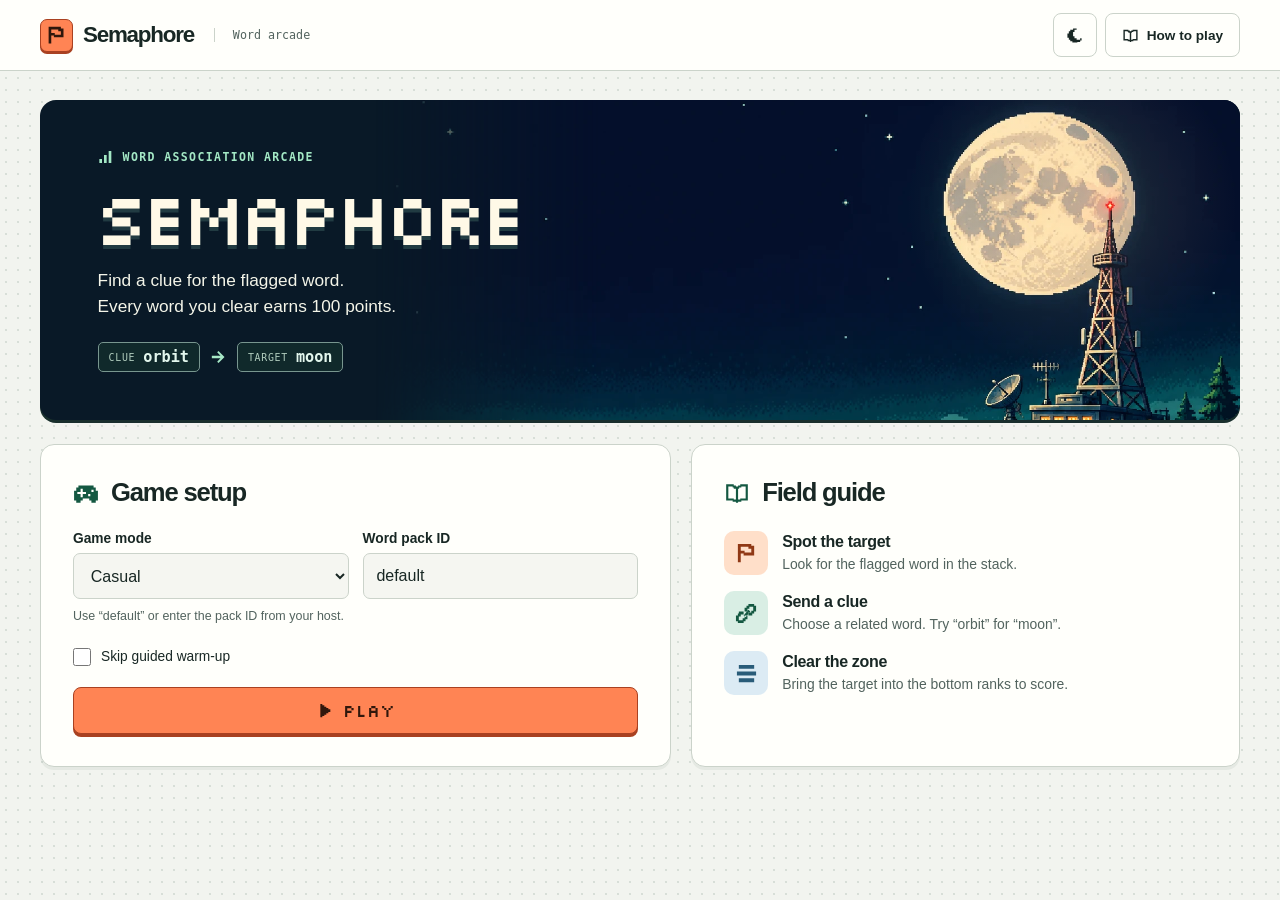
<file: web/index.html>
<!doctype html>
<html lang="en" data-type="software" data-motion>
<head>
  <meta charset="utf-8">
  <meta name="viewport" content="width=device-width, initial-scale=1">
  <meta name="color-scheme" content="light dark">
  <meta name="page-type" content="software">
  <meta name="site-kind" content="gaming">
  <meta name="theme-color" content="#102527">
  <meta name="description" content="Play Semaphore, a word-association arcade game. Send a clue and bring the flagged word into the clear zone.">
  <meta property="og:title" content="Semaphore · Word arcade">
  <meta property="og:description" content="Play Semaphore, a word-association arcade game. Send a clue and bring the flagged word into the clear zone.">
  <meta property="og:image" content="./signal-ridge.webp">
  <title>Semaphore · Word arcade</title>
  <link rel="icon" href="./favicon.svg">
  <link rel="preload" href="./silkscreen.woff2" as="font" type="font/woff2" crossorigin>
  <link rel="stylesheet" href="./styles.css">
  <link rel="stylesheet" href="./assets/motion/motion.css">
  <script src="./entrance.js"></script>
</head>
<body>
<a class="skip-link" href="#main">Skip to game</a>
<header class="masthead nav"><div class="mast-inner wrap">
  <a href="./" class="brand" aria-label="Semaphore home"><span class="brand-mark"><svg class="icon" aria-hidden="true" focusable="false"><use href="./arcade-icons.svg#flag"></use></svg></span>Semaphore</a>
  <span class="edition">Word arcade</span>
  <div class="nav-actions">
    <button id="theme-toggle" class="quiet theme-toggle" aria-label="Switch to dark theme"><svg class="icon moon" aria-hidden="true" focusable="false"><use href="./arcade-icons.svg#moon"></use></svg><svg class="icon sun" aria-hidden="true" focusable="false"><use href="./arcade-icons.svg#sun"></use></svg></button>
    <button id="help-open" class="quiet"><svg class="icon" aria-hidden="true" focusable="false"><use href="./arcade-icons.svg#book"></use></svg>How to play</button>
  </div>
</div></header>
<main id="main" tabindex="-1">
<section id="welcome" class="welcome">
  <div class="wrap lobby">
  <div class="key-art hero" data-enter>
    <div class="station-light" aria-hidden="true" data-moment="cursor-spotlight" data-moment-opts='{"rest":[0.86,0.33],"radius":230,"grid":false}'></div>
    <img class="landscape" src="./signal-ridge.webp" srcset="./signal-ridge-small.webp 720w, ./signal-ridge.webp 1536w" sizes="(max-width: 660px) 100vw, (max-width: 1264px) 72vw, 864px" alt="" width="1536" height="1024" fetchpriority="high">
    <div class="hero-copy">
      <h1><span class="signal-label"><svg class="icon" aria-hidden="true" focusable="false"><use href="./arcade-icons.svg#signal"></use></svg> Word association arcade</span><span class="game-name">Semaphore</span></h1>
      <p class="intro">Find a clue for the flagged word.<br>Every word you clear earns 100 points.</p>
      <div class="example" aria-label="Example clue orbit connects to target moon">
        <span class="example-word"><small>Clue</small>orbit</span><svg class="icon" aria-hidden="true" focusable="false"><use href="./arcade-icons.svg#arrow"></use></svg>
        <span class="example-word"><small>Target</small>moon</span>
      </div>
    </div>
  </div>
  <div class="lobby-panels">
    <form id="start-form" class="panel setup">
      <h2 class="panel-heading"><span class="heading-icon"><svg class="icon" aria-hidden="true" focusable="false"><use href="./arcade-icons.svg#pad"></use></svg></span>Game setup</h2>
      <div class="settings-fields" id="http-options">
        <div><label for="mode">Game mode</label><select id="mode"><option value="casual">Casual</option><option value="event">Event</option></select></div>
        <div><label for="artifact">Word pack ID</label><input id="artifact" value="default" autocomplete="off" maxlength="128" aria-describedby="pack-hint"></div>
      </div>
      <p class="hint" id="pack-hint">Use “default” or enter the pack ID from your host.</p>
      <label class="skip-option"><input type="checkbox" id="skip-tutorial"><span>Skip guided warm-up</span></label>
      <button class="btn btn--xl primary launch" id="play"><svg class="icon" aria-hidden="true" focusable="false"><use href="./arcade-icons.svg#play"></use></svg>Play</button>
      <p id="start-error" role="alert"></p>
    </form>
    <section class="panel guide" aria-labelledby="guide-title">
      <h2 class="panel-heading" id="guide-title"><span class="heading-icon"><svg class="icon" aria-hidden="true" focusable="false"><use href="./arcade-icons.svg#book"></use></svg></span>Field guide</h2>
      <ol class="guide-rows">
        <li><span class="tile orange"><svg class="icon" aria-hidden="true" focusable="false"><use href="./arcade-icons.svg#flag"></use></svg></span><div><h3>Spot the target</h3><p>Look for the flagged word in the stack.</p></div></li>
        <li><span class="tile mint"><svg class="icon" aria-hidden="true" focusable="false"><use href="./arcade-icons.svg#link"></use></svg></span><div><h3>Send a clue</h3><p>Choose a related word. Try “orbit” for “moon”.</p></div></li>
        <li><span class="tile sky"><svg class="icon" aria-hidden="true" focusable="false"><use href="./arcade-icons.svg#stack"></use></svg></span><div><h3>Clear the zone</h3><p>Bring the target into the bottom ranks to score.</p></div></li>
      </ol>
    </section>
  </div>
  </div>
</section>
<section id="game" hidden>
  <div class="game-top"><div><p id="source" class="hint"></p><h1 id="pack-name">Word stack</h1></div><button id="leave" class="quiet">Leave game</button></div>
  <div class="arena"><div class="stats"><span class="stat"><span class="stat-name"><svg class="icon" aria-hidden="true" focusable="false"><use href="./arcade-icons.svg#star"></use></svg>Score</span><strong id="score">0</strong></span><span class="stat"><span class="stat-name"><svg class="icon" aria-hidden="true" focusable="false"><use href="./arcade-icons.svg#signal"></use></svg>Level</span><strong id="level">1</strong></span><span id="streak-stat" class="stat"><span class="stat-name"><svg class="icon" aria-hidden="true" focusable="false"><use href="./arcade-icons.svg#bolt"></use></svg>Streak</span><strong id="streak">0 / 5</strong></span><span class="pace-tip" id="pace-note"></span></div>
    <section class="stack-panel" aria-label="Word stack"><div class="stack-meta"><span id="occupancy"></span><span id="next-spawn"></span></div><div class="ceiling"><span>Ceiling</span><span id="capacity-warning"></span></div><div class="stack"><div class="headroom"><div id="warmup-map" hidden>
      <p class="training-label">Warm-up <span id="warmup-step"></span></p>
      <ol class="checkpoints" aria-label="Warm-up targets">
        <li><span class="checkpoint"><svg class="icon" aria-hidden="true" focusable="false"><use href="./arcade-icons.svg#moon"></use></svg></span>moon</li>
        <li><span class="checkpoint"><svg class="icon" aria-hidden="true" focusable="false"><use href="./arcade-icons.svg#wave"></use></svg></span>wave</li>
        <li><span class="checkpoint"><svg class="icon" aria-hidden="true" focusable="false"><use href="./arcade-icons.svg#tree"></use></svg></span>tree</li>
      </ol>
    </div></div><ol id="words" aria-label="Words, top to bottom"></ol></div><p id="zone-note" class="hint"></p></section>
    <section class="console"><div id="active-controls"><div class="target-cue"><p class="target-label"><svg class="icon" aria-hidden="true" focusable="false"><use href="./arcade-icons.svg#flag"></use></svg> Connect to</p><h2 id="target" aria-live="polite"></h2></div><p id="instruction" role="status" hidden></p><button type="button" id="begin-game" class="primary" hidden>Start game</button><p id="begin-error" role="alert"></p><p id="connection" role="status"></p><button id="reconnect" class="quiet" hidden>Reconnect</button><form id="clue-form"><label for="clue" class="sr-only">Your clue</label><div class="input-dock"><input id="clue" autocomplete="off" spellcheck="false" aria-describedby="clue-count result" placeholder="Find an association…"><button class="primary" id="send">Send clue <span aria-hidden="true">↵</span></button></div><div id="clue-count" class="hint">120 characters available</div></form><p id="result" role="status" aria-live="polite"></p></div>
    <div id="ending" role="alert" hidden><h2 id="end-title" tabindex="-1"></h2><p id="end-detail"></p><button id="again" class="primary">Play again</button></div>
    <details class="identities"><summary>Game details</summary><dl id="details"></dl></details></section>
  </div>
</section>
</main>
<dialog id="help" aria-labelledby="help-title"><h2 id="help-title">Follow the flag</h2><p>Send a clue associated with the target. The server ranks all words by their association with your clue, placing the closest at the bottom.</p><ol class="help-steps"><li><strong>Find an association.</strong><span>Use a clue like “orbit” for the target “moon”. Avoid the target itself or its word forms.</span></li><li><strong>Bring the flag into range.</strong><span>The closest words move to the bottom. In casual arcade, land the target in positions 1–3 to clear it for 100 points.</span></li><li><strong>Keep room in the stack.</strong><span>New words arrive as you play. A full, 20-word stack ends the game.</span></li></ol>
<details class="help-extra"><summary>Streaks, pace, and other modes</summary><p>Five consecutive successful clues sweep the clear zone. Surviving words move down, and each new target also clears while it is in range and the same clue is legal. Each removed word earns 100 points.</p><p>A miss, invalid clue, or service failure resets the streak. Casual arrivals speed up every 500 points, from five seconds down to two.</p><p>Event games keep target-only clears. Events use their own fixed schedules.</p></details><p class="hint">In live games, the clock keeps running while a clue is ranked or the connection recovers. The guided warm-up is untimed.</p><form method="dialog"><button class="primary">Back to play</button></form></dialog>
<script type="module" src="./app.mjs"></script>
<script type="module" src="./assets/motion/motion.js"></script>
<script type="module" src="./assets/moments/moments.js"></script>
</body></html>
</file>
<file: web/styles.css>
@font-face {
  font-family: Silkscreen;
  src: url("./silkscreen.woff2") format("woff2");
  font-weight: 400;
  font-display: swap;
}

:root {
  color-scheme: light;
  --paper: #f2f4ef;
  --surface: #fffffb;
  --inset: #f5f6f1;
  --ink: #182724;
  --muted: #52635e;
  --line: #cbd3ca;
  --dot: #a4b3a955;
  --accent: #ff8454;
  --accent-ink: #30170c;
  --accent-edge: #a94121;
  --signal: #a73d1b;
  --zone: #d9eee4;
  --zone-ink: #145841;
  --sky: #dcebf4;
  --sky-ink: #295c79;
  --alert: #982e2b;
  --focus: #11745e;
  --shadow: #263d3110;
  --pixel: Silkscreen, "Courier New", monospace;
  --mono: "Cascadia Mono", Consolas, monospace;
  --wrap: 1200px;
  font-family: "Segoe UI", Arial, sans-serif;
  color: var(--ink);
  background: var(--paper);
}
:root[data-theme=dark] {
  color-scheme: dark;
  --paper: #111b1c;
  --surface: #1b2829;
  --inset: #162223;
  --ink: #f0f3e9;
  --muted: #b0c1ba;
  --line: #394b48;
  --dot: #82a09933;
  --signal: #ffa079;
  --zone: #173d31;
  --zone-ink: #a0e2bf;
  --sky: #223c4c;
  --sky-ink: #abd7ed;
  --focus: #95e7c9;
  --alert: #ffa797;
  --shadow: #0002;
}
* { box-sizing: border-box; }
[hidden] { display: none !important; }
body { margin: 0; min-height: 100svh; background: radial-gradient(var(--dot) .8px, transparent .9px) 0 0 / 12px 12px; }
h1,h2,h3,p,ol,dl,dd { margin: 0; }
ol { list-style: none; padding: 0; }
button,input,select { font: inherit; }
button,a,input,select,summary { touch-action: manipulation; }
button, summary, select, input[type=checkbox] { cursor: pointer; }
button {
  min-height: 44px; border: 1px solid var(--line); border-radius: 8px;
  background: var(--surface); color: var(--ink); padding: .62rem 1rem; font-weight: 650;
  transition: transform 140ms ease, background-color 140ms ease, border-color 140ms ease, box-shadow 140ms ease;
}
@media (hover: hover) {
  button:enabled:hover { background: var(--inset); transform: translateY(-2px); border-color: var(--muted); }
  button.primary:enabled:hover { background: #ff9369; border-color: var(--accent-edge); }
}
button:enabled:active { transform: translateY(1px); }
button:disabled { cursor: default; opacity: .56; }
button:focus-visible,a:focus-visible,input:focus-visible,select:focus-visible,summary:focus-visible {
  outline: 3px solid var(--focus); outline-offset: 3px;
}
.primary { background: var(--accent); color: var(--accent-ink); border-color: var(--accent-edge); box-shadow: 0 3px 0 var(--accent-edge); }
.primary:enabled:active { box-shadow: 0 1px 0 var(--accent-edge); }
.sr-only { position: absolute; width: 1px; height: 1px; margin: -1px; overflow: hidden; clip-path: inset(50%); }
.skip-link { position: fixed; z-index: 20; inset: 5px auto auto 8px; transform: translateY(-150%); padding: 12px 16px; background: var(--surface); color: var(--ink); }
.skip-link:focus { transform: none; }
.skip-link:not(:focus) { clip-path: inset(50%); }
main:focus-visible { outline: 2px solid var(--focus); outline-offset: 4px; }
.icon { width: 1em; height: 1em; flex: none; vertical-align: middle; }
.masthead { background: var(--surface); border-bottom: 1px solid var(--line); }
.mast-inner,main,footer { width: min(var(--wrap), calc(100% - 64px)); margin-inline: auto; }
.mast-inner { display: flex; gap: 20px; align-items: center; min-height: 70px; }
.brand { display: inline-flex; align-items: center; gap: 10px; min-height: 44px; color: var(--ink); text-decoration: none; font-size: 1.4rem; letter-spacing: -.055em; font-weight: 750; }
.brand-mark { width: 33px; height: 33px; display: grid; place-items: center; background: var(--accent); color: var(--accent-ink); border: 1px solid var(--accent-edge); border-radius: 7px; box-shadow: 0 2px 0 var(--accent-edge); }
.brand-mark .icon { font-size: 21px; }
.edition { border-left: 1px solid var(--line); padding-left: 18px; font: .73rem var(--mono); color: var(--muted); }
.nav-actions { margin-left: auto; display: flex; align-items: center; gap: 8px; }
.quiet { display: inline-flex; gap: 8px; align-items: center; justify-content: center; font-size: .85rem; }
.nav-actions .icon { font-size: 17px; }
.theme-toggle { width: 44px; padding: 0; }
.theme-toggle .sun,[data-theme=dark] .theme-toggle .moon { display: none; }
[data-theme=dark] .theme-toggle .sun { display: inline; }
main { padding-block: clamp(20px, 2.3vw, 32px); }
body:has(.welcome:not([hidden])) main { padding-block: 0; }
.welcome { min-height: calc(100svh - 71px); padding-block: clamp(20px, 2.3vw, 32px); }
.lobby { margin-inline: auto; }
.key-art {
  position: relative; isolation: isolate; display: flex; align-items: center; overflow: hidden;
  min-height: clamp(300px, 25vw, 368px); border-radius: 16px; background: #091927; color: #fff9e7;
  box-shadow: 0 3px 0 #192f2c;
}
.landscape { position: absolute; z-index: -2; inset: 0; width: 100%; height: 100%; object-fit: cover; object-position: center; }
.welcome .landscape {
  left: auto; width: 72%; object-position: right 12%;
  mask-image: linear-gradient(90deg, transparent, black 26%);
}
.hero-copy { width: 67%; padding: 32px clamp(24px, 4.5vw, 60px); }
.hero .station-light { position: absolute; inset: 0; z-index: -1; --mo-light: #ffc68024; }
.signal-label { display: flex; align-items: center; gap: 9px; color: #a3e8c5; font: 600 .72rem var(--mono); text-transform: uppercase; letter-spacing: .12em; }
.signal-label .icon { width: 16px; height: 16px; }
.key-art h1 { margin: 12px 0 14px -.055em; font: 400 clamp(3.2rem, 5.7vw, 5.6rem)/1.04 var(--pixel); letter-spacing: -.09em; text-shadow: 0 4px 0 #213b42; }
.intro { line-height: 1.5; font-weight: 500; font-size: clamp(1rem, 1.35vw, 1.18rem); color: #f4f5e9; }
.welcome .key-art h1 { margin: 0 0 14px; text-shadow: none; }
.game-name { display: block; margin: 14px 0 0 -.05em; text-shadow: 0 4px 0 #213b42; }
.example { display: flex; align-items: center; gap: 10px; margin-top: 22px; color: #a7e8c7; }
.example > .icon { width: 17px; }
.example-word { display: inline-flex; align-items: center; gap: 8px; padding: 5px 10px; border: 1px solid #78968f; border-radius: 5px; background: #10292b; font: 600 .95rem var(--mono); color: #e3f7ed; }
.example-word small { font: 500 .62rem var(--mono); letter-spacing: .07em; text-transform: uppercase; color: #b0ccbd; }
.lobby-panels { display: grid; grid-template-columns: 1.15fr 1fr; align-items: stretch; gap: 20px; margin-top: 24px; }
.panel { padding: clamp(20px, 2.5vw, 32px); border: 1px solid var(--line); border-radius: 14px; background: var(--surface); box-shadow: 0 3px 0 var(--shadow); min-width: 0; }
.panel-heading { display: flex; align-items: center; gap: 12px; font-size: clamp(1.4rem, 2vw, 1.7rem); line-height: 1.25; letter-spacing: -.045em; font-weight: 700; margin: 0 0 22px; }
.heading-icon { display: inline-flex; color: var(--zone-ink); }
.heading-icon .icon { width: 26px; height: 26px; }
.settings-fields { display: grid; grid-template-columns: 1fr 1fr; gap: 14px; }
.settings-fields > * { min-width: 0; }
label { display: block; font-size: .86rem; font-weight: 650; margin-bottom: 7px; }
input,select { width: 100%; min-width: 0; min-height: 46px; border: 1px solid var(--line); border-radius: 7px; color: var(--ink); background: var(--inset); padding: .6rem .8rem; }
input::placeholder { color: var(--muted); opacity: 1; }
.hint { font: .78rem/1.55 "Segoe UI", sans-serif; color: var(--muted); }
#pack-hint { margin: 8px 0 0; }
.skip-option,.consent { display: flex; align-items: center; gap: 10px; min-height: 44px; cursor: pointer; }
.skip-option { margin: 8px 0; font-weight: 500; }
input[type=checkbox] { accent-color: var(--zone-ink); width: 18px; height: 18px; min-height: 0; flex: none; margin: 0; }
.launch { width: 100%; display: flex; justify-content: center; align-items: center; gap: 10px; font: 1.08rem var(--pixel); min-height: 47px; }
.launch .icon { width: 16px; }
.guide-rows { display: grid; gap: 16px; }
.guide-rows li { display: flex; align-items: center; gap: 14px; }
.tile { display: grid; place-items: center; width: 44px; height: 44px; border-radius: 10px; flex: none; }
.tile .icon { width: 23px; height: 23px; }
.orange { background: #ffdfc9; color: #903815; }
.mint { background: var(--zone); color: var(--zone-ink); }
.sky { background: var(--sky); color: var(--sky-ink); }
.guide-rows h3 { font-size: 1rem; font-weight: 680; margin-bottom: 3px; letter-spacing: -.02em; }
.guide-rows p { color: var(--muted); font-size: .87rem; line-height: 1.45; }
footer { border-top: 1px solid var(--line); padding: 18px 0 24px; display: flex; align-items: center; justify-content: space-between; gap: 12px; color: var(--muted); font: .72rem var(--mono); }
footer span:first-child { display: flex; align-items: center; gap: 7px; font-weight: 650; }
footer .icon { width: 16px; height: 16px; }
.room-art[data-enter] .hero-copy { animation: settle-in 480ms ease-out both; }
@keyframes settle-in { from { opacity: .35; transform: translateY(8px); } to { opacity: 1; transform: none; } }

/* Keep the dock beneath the chute so players can watch rankings while typing. */
.playing .mast-inner { min-height: 54px; }
.playing main { max-width: 1030px; padding-block: 12px 30px; }
.playing footer { display: none; }
.game-top,.stack-meta,.ceiling { display: flex; align-items: center; justify-content: space-between; gap: 12px; }
.game-top { margin-bottom: 12px; }
.game-top h1 { font-size: 1.6rem; letter-spacing: -.05em; }
#source { color: var(--zone-ink); font: .74rem/1.5 var(--mono); }
.arena { display: grid; grid-template-columns: clamp(136px, 15vw, 178px) minmax(0, 1fr); gap: 0 20px; align-items: start; }
.stats { display: grid; gap: 10px; padding-top: 25px; }
.stat { min-width: 0; display: grid; gap: 6px; padding: 14px 16px; background: var(--surface); border: 1px solid var(--line); border-radius: 10px; }
.stat-name,.target-label { display: inline-flex; align-items: center; gap: 8px; color: var(--muted); font: 600 .72rem/1.3 var(--mono); text-transform: uppercase; letter-spacing: .06em; }
.stat-name .icon { color: var(--signal); }
.stat strong { font: 400 clamp(1.3rem, 2vw, 2.2rem)/1.2 var(--pixel); letter-spacing: -.08em; overflow-wrap: anywhere; }
.pace-tip { color: var(--muted); font: .76rem/1.5 var(--mono); padding: 3px 5px; }
.stack-panel,.console { grid-column: 2; min-width: 0; }
.stack-meta { color: var(--muted); font: .74rem/1.4 var(--mono); margin-bottom: 7px; }
.ceiling { position: relative; overflow: hidden; padding: 6px 12px 10px; background: #223735; color: #f1f6e9; border-radius: 9px 9px 0 0; font: .68rem/1.35 var(--mono); }
.ceiling::after { content: ''; position: absolute; bottom: 0; inset-inline: 0; height: 3px; background: repeating-linear-gradient(120deg,#efa465 0 7px,transparent 7px 14px); }
.ceiling.near-limit { background: #823d26; }
.stack { --slot: clamp(23px, calc((100svh - 400px) / var(--capacity,20)), 52px); position: relative; display: flex; flex-direction: column; justify-content: end; overflow: hidden; min-height: calc(var(--capacity,20) * var(--slot)); background: var(--surface); border: 1px solid var(--line); border-top: 0; border-radius: 0 0 10px 10px; }
.headroom { flex: 1; background: repeating-linear-gradient(to top,transparent 0 calc(var(--slot) - 1px),var(--line) calc(var(--slot) - 1px) var(--slot)),radial-gradient(var(--dot) .8px,transparent 1px) 0 0 / 12px 12px,var(--inset); }
.training { max-width: 780px; margin-inline: auto; }
.training .stats { display: none; }
.training .arena { display: block; }
.training .stack { min-height: clamp(210px, 29svh, 320px); }
.training .headroom {
  display: grid; place-items: center; padding: 22px;
  background: linear-gradient(90deg, #081c29e8, #081c29b3), url("./signal-ridge.webp") center 60% / cover;
}
.training-label { text-align: center; color: #dcf3e2; font: .94rem var(--pixel); }
.training-label span { display: block; margin-top: 5px; color: #b6cec2; font: .74rem var(--mono); }
.checkpoints { display: flex; justify-content: center; margin-top: 18px; }
.checkpoints li { position: relative; display: grid; justify-items: center; gap: 7px; width: clamp(65px, 10vw, 108px); font: .85rem var(--mono); color: #bdccc9; }
.checkpoints li + li::before { position: absolute; content: ''; right: calc(50% + 23px); width: calc(100% - 46px); top: 22px; border-top: 2px dashed #70948d; }
.checkpoint { width: 44px; height: 44px; display: grid; place-items: center; background: #173232; border: 1px solid #63817a; border-radius: 9px; color: #a1bbb2; transition: background-color 200ms ease, color 200ms ease; }
.checkpoint .icon { width: 24px; height: 24px; }
.checkpoints [aria-current] .checkpoint { color: #321c10; background: #ffac7a; border-color: #ffe1c7; box-shadow: 0 0 0 3px #ffac7a33; }
.checkpoints .cleared .checkpoint { color: #ade9bf; border-color: #8dcba8; }
.checkpoints .cleared .checkpoint::after { content: '✓'; position: absolute; margin: 32px 0 0 34px; color: #0c3222; background: #b3f0c9; border-radius: 50%; padding-inline: 3px; font: bold .7rem/15px sans-serif; }
@media (min-width: 1600px) {
  .stack { --slot: clamp(35px, calc((100svh - 360px) / var(--capacity,20)), 52px); }
}
.word { display: flex; align-items: center; gap: .8rem; position: relative; background: var(--surface); border-top: 1px solid var(--line); min-height: var(--slot); padding: 1px 14px; font-size: clamp(1rem,1.25vw,1.65rem); line-height: 1.2; overflow-wrap: anywhere; }
.word .label { flex: 1; min-width: 0; }
.word.zone { background: var(--zone); color: var(--zone-ink); }
.word.zone-start { border-top: 2px solid var(--zone-ink); }
.word.target { box-shadow: inset 4px 0 var(--signal); font-weight: 700; }
.rank-number { font: .69rem var(--mono); min-width: 20px; color: var(--muted); }
.flag { background: var(--accent); color: var(--accent-ink); font: 600 .67rem/1.4 var(--mono); padding: 1px 7px; border-radius: 4px; }
#zone-note { margin: 5px 0 10px; color: var(--zone-ink); font: .72rem/1.45 var(--mono); }
.console { padding: 16px 20px; background: var(--surface); border: 1px solid var(--line); border-radius: 12px; }
.target-cue { display: flex; flex-wrap: wrap; align-items: center; gap: 12px; margin-bottom: 8px; }
.target-label { color: var(--signal); }
.console h2 { margin: 0; font-size: 1.5rem; letter-spacing: -.035em; overflow-wrap: anywhere; }
#instruction { color: var(--muted); font-size: .88rem; line-height: 1.5; margin: 3px 0 10px; }
.input-dock { display: flex; gap: 8px; }
.input-dock #clue { flex: 1; width: 0; }
#send .icon,#send span { margin-left: 4px; }
#clue-count { margin-top: 7px; text-align: right; }
#clue[aria-invalid=true] { border-color: var(--alert); }
#result,#connection,#begin-error,#start-error { margin-top: 10px; font-size: .9rem; line-height: 1.55; overflow-wrap: anywhere; }
#result { font-weight: 600; color: var(--zone-ink); }
#result.error,#connection,#begin-error,#start-error { color: var(--alert); }
#result:empty,#connection:empty,#begin-error:empty,#start-error:empty { display: none; }
summary { cursor: pointer; min-height: 44px; align-content: center; }
.identities { font-size: .78rem; color: var(--muted); }
.identities dl { overflow-wrap: anywhere; }
.identities dt { font-weight: 650; margin-top: 6px; }
#ending { padding: 18px; border-radius: 8px; background: var(--zone); }
#ending p { margin: 8px 0 14px; line-height: 1.5; }
.clear-echo,.clear-letter,.clear-points { position: absolute; pointer-events: none; z-index: 3; color: var(--zone-ink); }
.word.clear-echo { background: var(--zone); border-left: 4px solid var(--signal); }
.clear-letter,.clear-points { z-index: 5; font: 1rem var(--pixel); text-shadow: 0 2px 0 var(--surface); }
.clear-points { font-size: 1.4rem; }

dialog { width: min(36rem, calc(100% - 28px)); max-height: 85svh; padding: clamp(20px,4vw,34px); color: var(--ink); background: var(--surface); border: 1px solid var(--line); border-radius: 16px; }
dialog[open] { animation: settle-in 160ms ease-out; }
dialog::backdrop { background: #081b20ba; backdrop-filter: blur(4px); }
dialog h2 { font-size: 1.9rem; letter-spacing: -.045em; margin: 0 0 10px; }
dialog p,.help-steps span { color: var(--muted); line-height: 1.6; font-size: .9rem; }
.help-steps { list-style: decimal; padding-left: 24px; }
.help-steps li { padding-left: 6px; margin: 16px 0; }
.help-steps li::marker { color: var(--signal); font-family: var(--pixel); }
.help-steps span { display: block; }
.help-extra { border-block: 1px solid var(--line); margin-block: 16px; }
.help-extra p { margin-bottom: 12px; }
dialog form { margin-top: 20px; }

@media (max-width: 800px) {
  .mast-inner,main,footer { width: calc(100% - 40px); }
  .lobby-panels { grid-template-columns: 1fr 1fr; gap: 14px; }
  .panel { padding: 20px; }
  .guide-rows { gap: 14px; }
  .guide-rows li { gap: 10px; }
  .key-art { min-height: 275px; }
  .hero-copy { padding: 28px; }
}
@media (max-width: 660px) {
  .mast-inner,main,footer { width: calc(100% - 28px); }
  .mast-inner { min-height: 60px; gap: 8px; }
  .edition { display: none; }
  .brand { font-size: 1.15rem; gap: 7px; }
  .quiet { padding-inline: 10px; font-size: .8rem; }
  .nav-actions { gap: 5px; }
  main { padding-block: 16px 22px; }
  .welcome { min-height: calc(100svh - 61px); padding-block: 16px 22px; }
  .key-art { min-height: 282px; border-radius: 12px; align-items: flex-end; }
  .welcome .landscape { width: 100%; object-position: 75% center; mask-image: none; }
  .key-art::after { position: absolute; content: ''; z-index: -1; inset: 0; background: linear-gradient(90deg,#071621e0, #08192199 52%,transparent 85%); }
  .hero-copy { width: 95%; padding: 22px; }
  .key-art h1 { font-size: clamp(2.15rem, 8.7vw, 3.55rem); }
  .signal-label { font-size: .61rem; }
  .intro { font-size: .96rem; }
  .example { margin-top: 16px; }
  .lobby-panels { grid-template-columns: 1fr; gap: 14px; margin-top: 16px; }
  .panel-heading { margin-bottom: 18px; }
  .playing main { padding-block: 9px 18px; }
  .training .headroom { background-image: linear-gradient(90deg, #081c29e8, #081c29b3), url("./signal-ridge-small.webp"); }
  .game-top h1 { font-size: 1.3rem; }
  .arena { display: flex; flex-direction: column; align-items: stretch; }
  .stats { display: flex; align-items: stretch; flex-wrap: wrap; gap: 6px; padding: 0 0 8px; }
  .stat { flex: 1; gap: 2px; padding: 5px 8px; }
  .stat-name { font-size: .63rem; gap: 4px; }
  .stat strong { font-size: 1.05rem; }
  .pace-tip { flex-basis: 100%; padding: 0; font-size: .65rem; }
  .stack { --slot: 20px; }
  .word { font-size: .94rem; padding: 0 10px; line-height: 19px; }
  .console { padding: 12px; }
  .input-dock { gap: 6px; }
  #send { padding-inline: 10px; font-size: .85rem; }
  .stack-meta { font-size: .68rem; }
  footer { font-size: .62rem; }
}
@media (max-width: 360px) {
  .mast-inner { gap: 4px; }
  .brand-mark { width: 28px; height: 28px; }
  #help-open .icon { display: none; }
  .panel { padding: 16px; }
  .settings-fields { gap: 9px; }
  .hero-copy { padding: 16px; }
}
@media (prefers-reduced-motion: reduce) {
  *,*::before,*::after { animation: none !important; transition: none !important; scroll-behavior: auto !important; }
  button:enabled:hover,button:enabled:active { transform: none; }
  .clear-echo,.clear-letter,.clear-points { display: none; }
}
@media (forced-colors: active) {
  .word.target { outline: 2px solid Highlight; outline-offset: -2px; }
  .word.zone { border-left: 3px solid Highlight; }
  .flag,.tile { border: 1px solid CanvasText; }
  .hero-copy { background: Canvas; color: CanvasText; }
}
</file>
<file: web/assets/motion/motion.css>
/*
  taste-skill motion.css - the micro-interactions a company site has (figma.com, x.ai): one small
  opt-in layer over system.css and ui/cards.css. Link it after them (data-motion on <html> is optional);
  load motion.js once (it adds the tab indicator, the number tick and the card loops).
  The layer is ON as soon as this file is linked: no attribute is needed (a hover shot of a linked card or photo
  shows the 2px lift and the 1.03 zoom). <html data-motion="off"> switches the whole layer off; data-motion="live"
  is the number tick in a headless shot (motion.js).
  references/motion.md says what moves and how fast. Everything here answers the pointer, the
  keyboard or a number coming into view once, plus the hero's one entrance on load (the end of this
  file); nothing moves because the page scrolled (that is a dealt moment's job, assets/moments).

  Hover moves sit under (hover: hover) and (pointer: fine): a phone never keeps a stuck hover.
  Hover out runs 120ms against 150ms in (motion.md, tokens).
  Under prefers-reduced-motion colours still change and a press still shows; nothing moves or scales.
*/

:root {
  --m-in: 150ms;                              /* hover in: buttons, links, nav, tabs */
  --m-out: 120ms;                             /* hover out */
  --m-press: 90ms;                            /* a press */
  --m-panel: 200ms;                           /* a menu or sheet opening */
  --m-close: 120ms;                           /* a menu closing */
  --m-slide: 240ms;                           /* an indicator travelling between two tabs or links */
  --m-image: 600ms;                           /* a photograph scaling inside its mask */
  --m-image-out: 400ms;                       /* ...and settling back */
  --m-ease: var(--ease, cubic-bezier(.2, .8, .2, 1)); /* the one UI ease-out (system.css --ease): fast start, soft landing */
  --m-ease-io: cubic-bezier(.65, 0, .35, 1);  /* the indicator: leaves and lands softly */
  --m-ease-enter: cubic-bezier(.22, 1, .36, 1); /* an entrance settling: long soft tail, never past its mark */
  --m-cycle: 3.2s;                            /* one cycle of a card's loop (2.5-4 s) */
  --m-lift: -2px;
}

/* ---------------------------------------------------------------- buttons */
html:not([data-motion="off"]) .btn {
  position: relative;
  transition: background-color var(--m-out) var(--m-ease), color var(--m-out) var(--m-ease),
              border-color var(--m-out) var(--m-ease), box-shadow var(--m-out) var(--m-ease),
              transform var(--m-press) var(--m-ease);
}
/* the tone moves toward the ground: a black button greys a little on white, a white one on black */
html:not([data-motion="off"]) .btn--primary:hover { background: color-mix(in oklab, var(--action) 84%, var(--bg)); }
html:not([data-motion="off"]) .btn--secondary:hover {
  background: color-mix(in oklab, var(--bg) 92%, var(--ink));
  border-color: color-mix(in oklab, var(--ink) 32%, transparent);
}
html:not([data-motion="off"]) .btn:hover { transition-duration: var(--m-in), var(--m-in), var(--m-in), var(--m-in), var(--m-press); }
html:not([data-motion="off"]) .btn:active { transform: translateY(1px) scale(.985); }
/* the step: a button rises 1px on hover (2px on the large size) and presses 1px down with a 1.5% shrink on
   click; pointer only. The text-link secondary (arrow and block looks) keeps its underline and does not step.
   Reduced motion keeps the colour change only (see the end of this file). */
@media (hover: hover) and (pointer: fine) {
  html:not([data-motion="off"]) .btn:hover { transform: translateY(-1px); }
  html:not([data-motion="off"]) .btn--xl:hover { transform: translateY(-2px); }
  html:not([data-motion="off"]):is([data-buttons="arrow"], [data-buttons="block"]) .btn--secondary:hover { transform: none; }
  html:not([data-motion="off"]) .btn:active { transform: translateY(1px) scale(.985); }
  html:not([data-motion="off"]):is([data-buttons="arrow"], [data-buttons="block"]) .btn--secondary:active { transform: scale(.985); }
}

/* the arrow: the text arrow (.btn--arrow, .link) nudges 3px; the drawn arrow (.m-arrow) grows its
   stem and moves its head 3px, the way a good product site's "Learn more" does. The pointer's move
   only for a fine pointer; keyboard focus shows it anywhere */
html:not([data-motion="off"]) :is(.btn--arrow, .link)::after { transition: transform var(--m-out) var(--m-ease); }
html:not([data-motion="off"]) :is(.btn--arrow, .link):focus-visible::after { transform: translateX(3px); transition-duration: var(--m-in); }
.m-arrow { width: 12px; height: 12px; flex: none; overflow: visible; fill: none; stroke: currentColor; stroke-width: 1.6;
           stroke-linecap: round; stroke-linejoin: round; }
.m-arrow__stem { opacity: 0; transform: scaleX(.2); transform-origin: 1px 50%; transform-box: fill-box;
                 transition: opacity var(--m-out) var(--m-ease), transform var(--m-out) var(--m-ease); }
.m-arrow__head { transition: transform var(--m-out) var(--m-ease); }
:is(a, button):focus-visible > .m-arrow .m-arrow__stem { opacity: 1; transform: none; transition-duration: var(--m-in); }
:is(a, button):focus-visible > .m-arrow .m-arrow__head { transform: translateX(3px); transition-duration: var(--m-in); }
@media (hover: hover) and (pointer: fine) {
  html:not([data-motion="off"]) :is(.btn--arrow, .link):hover::after { transform: translateX(3px); transition-duration: var(--m-in); }
  :is(a, button):hover > .m-arrow .m-arrow__stem { opacity: 1; transform: none; transition-duration: var(--m-in); }
  :is(a, button):hover > .m-arrow .m-arrow__head { transform: translateX(3px); transition-duration: var(--m-in); }
}

/* a pill that is a link (the line above a hero headline) */
html:not([data-motion="off"]) a.pill { transition: background-color var(--m-out) var(--m-ease), border-color var(--m-out) var(--m-ease); }
html:not([data-motion="off"]) a.pill:hover { background: color-mix(in oklab, var(--card) 90%, var(--ink)); border-color: var(--line-strong); transition-duration: var(--m-in); }

/* ---------------------------------------------------------------- links: an underline that draws */
/* .link and links in running text: a rest line, and the ink line draws left to right on hover and
   leaves to the right. A link in a sentence rests on its own colour at 45% (about 3.3:1 on its
   ground), so it reads as a link even when it is the same colour as the text (WCAG 1.4.1); .link
   and .m-link carry an arrow or sit alone and rest on the faint hairline */
html:not([data-motion="off"]) :is(.link, .m-link, p a:not([class]), .footer ul a, .footer .link) {
  text-decoration: none;
  background-image: linear-gradient(currentColor, currentColor), linear-gradient(var(--m-rest, var(--line-strong)), var(--m-rest, var(--line-strong)));
  background-repeat: no-repeat; background-size: 0% 1px, 100% 1px;
  background-position: right 0 bottom 0, 0 100%;
  transition: background-size var(--m-out) var(--m-ease), color var(--m-out) var(--m-ease);
  padding-bottom: 2px;
}
/* set on its own rule: the shared rule above is (0,3,1) through :is(.footer .link) and would win */
html:not([data-motion="off"]) p a:not([class]) { --m-rest: color-mix(in oklab, currentColor 45%, transparent); }
html:not([data-motion="off"]) :is(.footer ul a, .m-link--bare):not(:hover, :focus-visible) { background-size: 0% 1px, 0% 1px; }
html:not([data-motion="off"]) :is(.link, .m-link, p a:not([class]), .footer ul a, .footer .link):is(:hover, :focus-visible) {
  background-size: 100% 1px, 100% 1px; background-position: left 0 bottom 0, 0 100%; transition-duration: var(--m-in);
}
/* the link's arrow is not underlined: the line runs under the words only */
html:not([data-motion="off"]) .link { background-size: 0% 1px, calc(100% - 1em - var(--s-2)) 1px; }
html:not([data-motion="off"]) .link:is(:hover, :focus-visible) { background-size: calc(100% - 1em - var(--s-2)) 1px, calc(100% - 1em - var(--s-2)) 1px; }
html:not([data-motion="off"]) .link, html:not([data-motion="off"]) .link:is(:hover, :focus-visible) { background-position: 0 100%, 0 100%; }
html:not([data-motion="off"]) .footer ul a:hover { color: var(--ink); }

/* ---------------------------------------------------------------- navigation */
/* the nav words take no pill (ST-08, ST-11): system.css draws the underline under a word from the left on hover and focus, and
   takes it away to the right; the page you are on keeps its still bar (system.css draws it, at the same inset) */
@media (min-width: 1024px) {
  /* the full-width panel: fades and settles 6px in 200ms with its columns together (one surface, read
     as one); it closes in 120ms. While one menu is open, the next word swaps the panel at once
     (motion.js .m-menu-open) */
  html:not([data-motion="off"]) .nav__menu {
    transform: translateY(-6px);
    transition: opacity var(--m-close) var(--m-ease), transform var(--m-close) var(--m-ease), visibility 0s linear var(--m-close);
  }
  html:not([data-motion="off"]) .nav__item:is(:hover, :focus-within) > .nav__menu {
    transition: opacity var(--m-panel) var(--m-ease) 150ms, transform var(--m-panel) var(--m-ease) 150ms, visibility 0s linear 150ms;
  }
  /* .m-menu-open comes on when the first panel starts to show (150ms): from then the next word swaps
     the panel at once. Duration and delay go to 0, the properties stay listed, so the panel that is
     still fading in finishes its own 200ms instead of snapping */
  html:not([data-motion="off"]) .nav.m-menu-open .nav__menu,
  html:not([data-motion="off"]) .nav.m-menu-open .nav__item:is(:hover, :focus-within) > .nav__menu { transition-duration: 0s; transition-delay: 0s; }
  html:not([data-motion="off"]) .menu-col a { transition: color var(--m-out) var(--m-ease); }
  html:not([data-motion="off"]) .menu-col a:hover { transition-duration: var(--m-in); }
  html:not([data-motion="off"]) .menu-card .panel { transition: border-color var(--m-out) var(--m-ease); }
}
/* the phone sheet slides in 8px and fades (system.js opens it) */
@media (max-width: 1023px) {
  html:not([data-motion="off"]) .nav.is-open .nav__links { transition: opacity var(--m-panel) var(--m-ease), transform var(--m-panel) var(--m-ease); }
  @starting-style { html:not([data-motion="off"]) .nav.is-open .nav__links { opacity: 0; transform: translateY(-8px); } }
}

/* ---------------------------------------------------------------- tabs: the indicator slides */
html:not([data-motion="off"]) .tabs.m-has-ind { position: relative; isolation: isolate; }
html:not([data-motion="off"]) .tabs.m-has-ind .tab { position: relative; z-index: 1; }
html:not([data-motion="off"]) .tabs.m-has-ind .tab[aria-selected="true"] { background: transparent; border-color: transparent; }
/* the pill takes its new size at once and travels by transform alone (motion.js: it starts scaled to
   the old tab's size at the old place and settles to scale 1 at the new one), so nothing is laid out
   again while it moves and its corners are true at rest */
.m-tab-ind {
  position: absolute; left: 0; top: 0; z-index: 0; width: var(--w, 0px); height: var(--h, 0px);
  border-radius: var(--r-btn); background: var(--ink); pointer-events: none;
  transform: translate(var(--x, 0px), var(--y, 0px)) scale(var(--sx, 1), var(--sy, 1)); transform-origin: 0 0;
  transition: transform var(--m-slide) var(--m-ease-io);
}
.m-tab-ind.is-jump { transition: none; }
html:not([data-motion="off"]) .tab { transition: color var(--m-slide) var(--m-ease), border-color var(--m-out) var(--m-ease), background-color var(--m-out) var(--m-ease); }

/* ---------------------------------------------------------------- focus */
/* the ring (system.css) is drawn in full in the frame the focus lands; no transition */

/* ---------------------------------------------------------------- cards: a 2px lift */
/* the card rises 2px, its border and shadow deepen; a card without its own box (.card--open) lifts
   its panel. Never tilts, flips or follows the pointer */
html:not([data-motion="off"]) .card:not(.card--open, .card--plan) {
  transition: transform var(--m-out) var(--m-ease), border-color var(--m-out) var(--m-ease), box-shadow var(--m-out) var(--m-ease);
}
html:not([data-motion="off"]) .card--open > .panel { transition: transform var(--m-out) var(--m-ease), box-shadow var(--m-out) var(--m-ease); }
@media (hover: hover) and (pointer: fine) {
  html:not([data-motion="off"]) .card:not(.card--open, .card--plan, .m-nolift):hover {
    transform: translateY(var(--m-lift));
    border-color: color-mix(in oklab, var(--ink) 16%, transparent);
    /* the shadow is deeper on a dark card (its lightness l): about .2 on white, .64 on near-black */
    box-shadow: inset 0 1px 0 var(--c-hi, transparent), 0 1px 2px rgb(0 0 0 / .06),
                0 14px 32px -18px oklch(from var(--card, #fff) 0 0 0 / calc(0.75 - l * 0.55));
    transition-duration: 180ms;
  }
  html:not([data-motion="off"]) .card--open:not(.m-nolift):hover > .panel {
    transform: translateY(var(--m-lift)); box-shadow: 0 14px 32px -18px oklch(from var(--bg, #fff) 0 0 0 / calc(0.75 - l * 0.55)); transition-duration: 180ms;
  }
}

/* ---------------------------------------------------------------- photographs: 1.03 inside the mask */
/* a photograph in a link or a linked card grows 3% inside its own mask (the frame, the tile, a .m-zoom wrapper);
   the mask clips it, so the box never moves. .m-zoom is the hook for any other photograph: wrap it. */
.m-zoom { overflow: clip; }
html:not([data-motion="off"]) :is(.frame__img, .tile__media > img, .m-zoom img, .m-zoom > video) {
  transition: transform var(--m-image-out) var(--m-ease);
}
@media (hover: hover) and (pointer: fine) {
  html:not([data-motion="off"]) :is(a, .card:has(a), .m-zoom):hover :is(.frame__img, .tile__media > img),
  html:not([data-motion="off"]) .m-zoom:hover :is(img, video) { transform: scale(1.03); transition-duration: var(--m-image); }
}

/* ---------------------------------------------------------------- inputs, switches, checks */
html:not([data-motion="off"]) .field :is(input, select, textarea), .m-input {
  transition: border-color var(--m-out) var(--m-ease), box-shadow var(--m-out) var(--m-ease), background-color var(--m-out) var(--m-ease);
}
html:not([data-motion="off"]) .field :is(input, select, textarea):hover, .m-input:hover { border-color: color-mix(in oklab, var(--ink) 48%, transparent); }
html:not([data-motion="off"]) .field :is(input, select, textarea):focus, .m-input:focus {
  /* the field's own ring in place of the outline: a 2px line in --action (3:1 on the ground) and a soft halo,
     there at once like every focus ring (the hover's fade does not apply to focus) */
  outline: none; border-color: var(--action);
  box-shadow: 0 0 0 1px var(--action), 0 0 0 4px color-mix(in oklab, var(--action) 20%, transparent); transition-duration: 0s;
}
/* a switch: <button class="m-switch" role="switch" aria-checked="false" aria-label="..."></button>
   (motion.js flips aria-checked on click unless the page handles it). The knob slides in 180ms and
   stretches 4px while pressed, both by transform (a scaleX from its left edge; on, the 12px shift
   keeps its right edge where it rests). The off track is ink at 48% (3.3:1 or more against the knob
   and the ground, the 3:1 a control needs) */
.m-switch {
  position: relative; flex: none; width: 40px; height: 24px; padding: 0; border: 0; border-radius: 999px; cursor: pointer;
  background: color-mix(in oklab, var(--ink) 48%, var(--bg));
  transition: background-color 180ms var(--m-ease);
}
.m-switch::before {
  content: ""; position: absolute; left: 3px; top: 3px; width: 18px; height: 18px; border-radius: 999px;
  background: var(--bg); box-shadow: 0 1px 3px rgb(0 0 0 / .25);
  transform-origin: 0 50%; transition: transform 180ms var(--m-ease);
}
.m-switch[aria-checked="true"] { background: var(--action); }
.m-switch[aria-checked="true"]::before { transform: translateX(16px); background: var(--action-ink); }
.m-switch:active::before { transform: scaleX(1.22); transition-duration: var(--m-press); }
.m-switch[aria-checked="true"]:active::before { transform: translateX(12px) scaleX(1.22); }
.m-switch:hover:not([aria-checked="true"]) { background: color-mix(in oklab, var(--ink) 58%, var(--bg)); }
/* a check box: <input type="checkbox" class="m-check">, the tick fades in as it grows from 70% to full size, 160ms */
.m-check {
  appearance: none; -webkit-appearance: none; flex: none; margin: 0; width: 20px; height: 20px; border-radius: 6px; cursor: pointer;
  border: 1px solid color-mix(in oklab, var(--ink) 48%, var(--bg)); background: var(--bg) no-repeat center / 14px 14px;
  display: inline-grid; place-items: center;
  transition: background-color var(--m-in) var(--m-ease), border-color var(--m-in) var(--m-ease);
}
.m-check::before {
  content: ""; width: 10px; height: 6px; margin-top: -2px; border: solid var(--action-ink); border-width: 0 0 2px 2px;
  opacity: 0; transform: rotate(-45deg) scale(.7); transform-origin: 50% 50%;
  transition: transform 160ms var(--m-ease), opacity 100ms var(--m-ease);
}
.m-check:hover:not(:checked) { border-color: color-mix(in oklab, var(--ink) 64%, var(--bg)); }
.m-check:checked { background-color: var(--action); border-color: var(--action); }
.m-check:checked::before { opacity: 1; transform: rotate(-45deg) scale(1); }

/* ---------------------------------------------------------------- FAQ
   Every answer stays open (ST-47, system.css): nothing here opens, closes or animates its height. */

/* ---------------------------------------------------------------- numbers that tick once */
[data-m-count] { font-variant-numeric: tabular-nums; }

/* ---------------------------------------------------------------- loops inside a card's panel */
/* a CSS loop the page writes inside [data-m-loop] runs one cycle in --m-cycle (2.5-4 s) and repeats
   while on screen; motion.js pauses it off screen and restarts it on hover (motion.md) */
[data-m-loop] { --m-cycle: 3.2s; --m-still: 0.6; --m-safe: 48px; }
/* the pause button (a 32px disc 12px in from the bottom-right corner) gets a clear band: content in
   the flow ends --m-safe (48px) above the bottom edge, and a fading stage dissolves above that band,
   never under the button. Size the panel so the loop's subject sits above the fade */
[data-m-loop]:not(:has(> .stage)) { padding-bottom: var(--m-safe); }
[data-m-loop] > .stage:is(.stage--fade-b, .stage--fade-br) { bottom: var(--m-safe); }
/* on a phone (as ui.js does) and under reduced motion a loop holds its finished picture: the frame at
   --m-still (0-1) of the cycle, set on the loop where the picture is complete */
@media (max-width: 639px) {
  [data-m-loop] * { animation-duration: var(--m-cycle) !important; animation-delay: calc(-1 * var(--m-still) * var(--m-cycle)) !important;
                    animation-play-state: paused !important; }
}
[data-m-loop].is-m-off *, [data-m-loop].is-m-paused * { animation-play-state: paused !important; }

/* ---------------------------------------------------------------- the hero's entrance */
/* Once on load the hero enters (motion.js enter(), motion.md): the h1 line by line out of word masks,
   then its lead, each button and its facts 60ms apart, the picture settling; about 1.1 s.
   Markup: data-enter on the hero <section> and the one head line that sets html.m-enter before the
   first paint (with its 700ms safety mark, m-enter-done). Only the words wait, and only in that window
   until motion.js takes over (.is-entering): no script, reduced motion, print and data-motion="off"
   show the hero as written; a script later than the mark finds the words fading in here.
   The pictures (a photograph, a window, the collage) are never hidden, so nothing blinks or flashes
   the hero's ground: a photograph waits at 1.05 and a window or collage at .98, by the scale property
   (it composes with any transform of their own), and they settle by transition as soon as the
   entrance starts or the mark passes. */
@media screen and (prefers-reduced-motion: no-preference) {
  html.m-enter:not(.m-enter-done, [data-motion="off"]) .hero[data-enter]:not([data-enter="off"], .is-entering, .is-entered)
    :is(h1, h1 ~ *, :has(> h1) ~ *, :has(~ h1)):not([data-enter-media], .hero__bg, .hero__media, .hero__stage, .hero__art, .hero__window, .hero-visual, .ly-collage,
         :has([data-enter-media], .hero__bg, .hero__media, .hero__stage, .hero__art, .hero__window, .hero-visual, .ly-collage)) { opacity: 0; }
  /* the mark passed before motion.js arrived: the words fade in instead of appearing at once */
  html.m-enter.m-enter-done:not([data-motion="off"]) .hero[data-enter]:not([data-enter="off"], .is-entering, .is-entered)
    :is(h1, h1 ~ *, :has(> h1) ~ *, :has(~ h1)) { transition: opacity 400ms var(--m-ease); }
  /* the settle: a photograph from 1.05 inside its frame (the hero clips one of its own), anything else from .98 */
  html.m-enter:not([data-motion="off"]) .hero[data-enter]:not([data-enter="off"], .is-still)
    :is(:is([data-enter-media], .hero__bg, .hero__media, .hero__stage, .hero__art, .hero__window, .hero-visual, .ly-collage):is(img, picture, video),
        :is([data-enter-media], .hero__bg, .hero__media, .hero__stage, .hero__art, .hero__window, .hero-visual, .ly-collage) > :is(img, picture, video, .frame__img)) {
    transition: scale 1100ms var(--m-ease-enter), clip-path 1100ms var(--m-ease-enter);
  }
  /* the clip's resting value, kept below the waiting rule's weight so that one wins while it applies */
  .hero[data-enter] :is([data-enter-media], .hero__bg, .hero__media, .hero__stage, .hero__art, .hero__window, .hero-visual, .ly-collage):is(img, picture, video) { clip-path: inset(0); }
  html.m-enter:not([data-motion="off"]) .hero[data-enter]:not([data-enter="off"], .is-still)
    :is([data-enter-media], .hero__bg, .hero__media, .hero__stage, .hero__art, .hero__window, .hero-visual, .ly-collage):not(img, picture, video, :has(> :is(img, picture, video, .frame__img))) {
    transition: scale 900ms var(--m-ease-enter);
  }
  html.m-enter:not(.m-enter-done, [data-motion="off"]) .hero[data-enter]:not([data-enter="off"], .is-entering, .is-entered)
    :is(:is([data-enter-media], .hero__bg, .hero__media, .hero__stage, .hero__art, .hero__window, .hero-visual, .ly-collage):is(img, picture, video),
        :is([data-enter-media], .hero__bg, .hero__media, .hero__stage, .hero__art, .hero__window, .hero-visual, .ly-collage) > :is(img, picture, video, .frame__img)) { scale: 1.05; }
  html.m-enter:not(.m-enter-done, [data-motion="off"]) .hero[data-enter]:not([data-enter="off"], .is-entering, .is-entered)
    :is([data-enter-media], .hero__bg, .hero__media, .hero__stage, .hero__art, .hero__window, .hero-visual, .ly-collage):is(img, picture, video) { clip-path: inset(2.381%); }   /* a picture that is itself the media (a band under the header, a full-bleed layer) has no frame: its own clip keeps it inside its box while larger, (1 - 1/1.05) / 2 */
  html.m-enter:not(.m-enter-done, [data-motion="off"]) .hero[data-enter]:not([data-enter="off"], .is-entering, .is-entered)
    :is([data-enter-media], .hero__bg, .hero__media, .hero__stage, .hero__art, .hero__window, .hero-visual, .ly-collage):not(img, picture, video, :has(> :is(img, picture, video, .frame__img))) { scale: .98; }
  html.m-enter:not([data-motion="off"]) .hero[data-enter]:not([data-enter="off"], .is-entered) { overflow: clip; }
}
/* while it runs: each word of the h1 in its own mask (the masks go when the h1 gets its own nodes back) */
.hero[data-enter] .m-w { display: inline-block; overflow: clip; vertical-align: top; padding-bottom: .12em; margin-bottom: -.12em; }
.hero[data-enter] .m-w__in { display: inline-block; }

/* ---------------------------------------------------------------- reduced motion */
@media (prefers-reduced-motion: reduce) {
  html:not([data-motion="off"]) .card:hover, html:not([data-motion="off"]) .card--open:hover > .panel,
  html:not([data-motion="off"]) :is(a, .card:has(a), .m-zoom):hover :is(.frame__img, .tile__media > img, img, video),
  html:not([data-motion="off"]) .btn:is(:hover, :active), html:not([data-motion="off"]) :is(.btn--arrow, .link):hover::after,
  :is(a, button):hover > .m-arrow :is(.m-arrow__head, .m-arrow__stem) { transform: none !important; }
  .m-arrow__stem { opacity: 1; transform: none; }
  html:not([data-motion="off"]) .nav__menu { transform: none !important; }
  /* the controls keep their state and their colour change, without travel: the tab pill and the switch
     knob jump, the tick fades in at full size, the underline is drawn at once */
  .m-tab-ind { transition: none; }
  .m-switch::before { transition-property: background-color; }
  .m-switch:active::before { transform: none; }
  .m-switch[aria-checked="true"]::before, .m-switch[aria-checked="true"]:active::before { transform: translateX(16px); }
  .m-check::before { transform: rotate(-45deg) scale(1); transition-property: opacity; }
  html:not([data-motion="off"]) :is(.link, .m-link, p a:not([class]), .footer ul a, .footer .link) { transition-property: color, opacity, background-color, border-color; }
  /* a press still shows, as a deeper tone instead of a move */
  html:not([data-motion="off"]) .btn--primary:active { background: color-mix(in oklab, var(--action) 74%, var(--bg)); }
  html:not([data-motion="off"]) .btn--secondary:active { background: color-mix(in oklab, var(--bg) 86%, var(--ink)); }
  [data-m-loop] * { animation-duration: var(--m-cycle) !important; animation-iteration-count: infinite !important;
                    animation-delay: calc(-1 * var(--m-still) * var(--m-cycle)) !important; animation-play-state: paused !important; }
}
</file>
